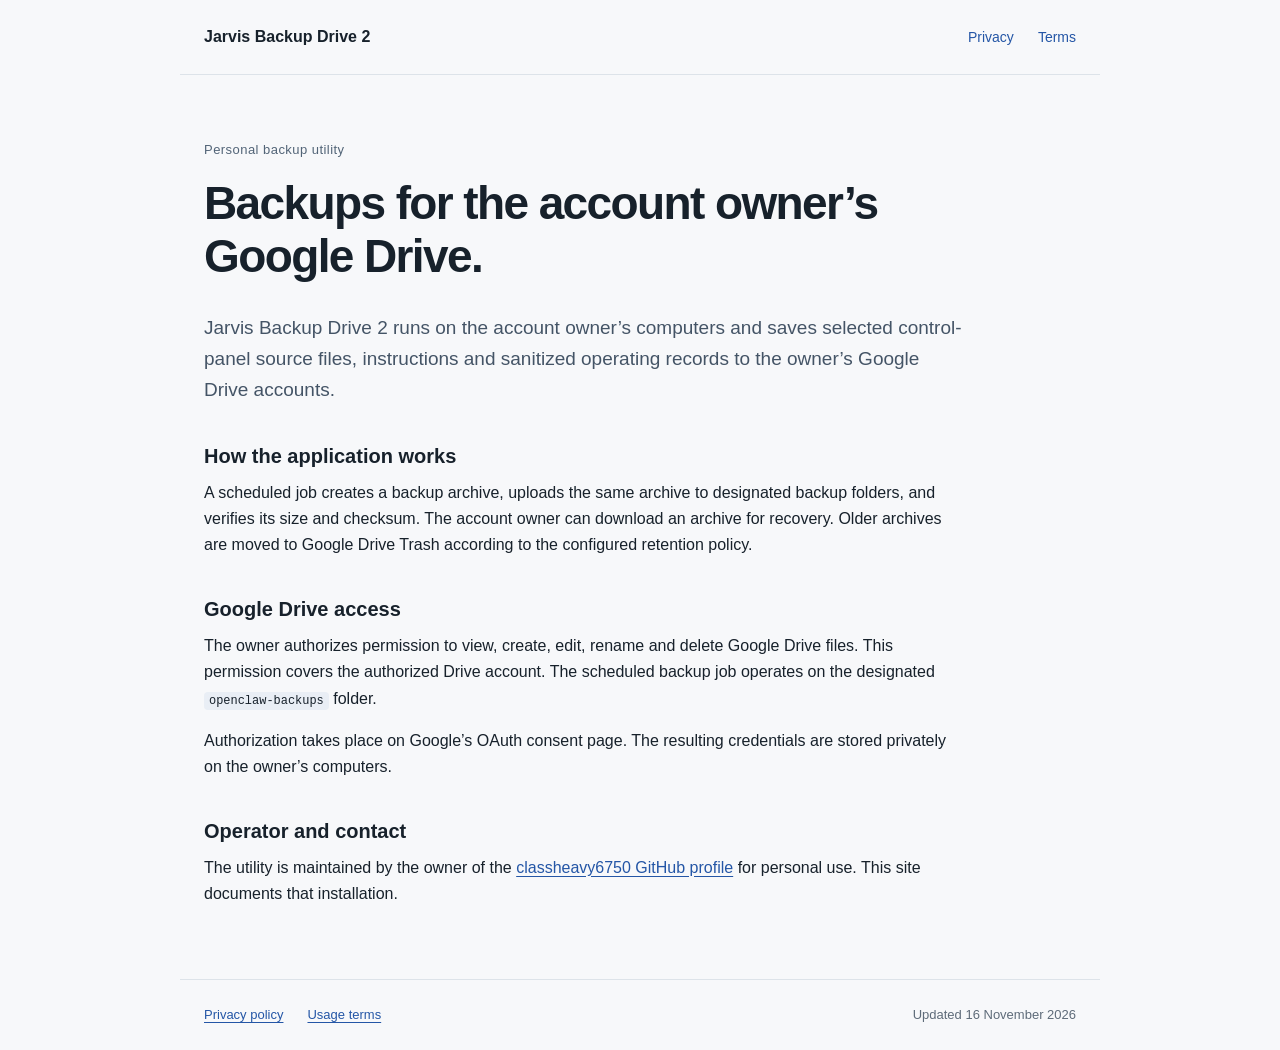
<file: index.html>
<!doctype html>
<html lang="en">
<head>
  <meta charset="utf-8">
  <meta name="viewport" content="width=device-width,initial-scale=1">
  <meta name="description" content="Application information for Jarvis Backup Drive 2, a personal Google Drive backup utility.">
  <title>Jarvis Backup Drive 2</title>
  <link rel="stylesheet" href="style.css">
</head>
<body>
  <header><a class="brand" href="./">Jarvis Backup Drive 2</a><nav aria-label="Main"><a href="privacy.html">Privacy</a><a href="terms.html">Terms</a></nav></header>
  <main>
    <p class="eyebrow">Personal backup utility</p>
    <h1>Backups for the account owner’s Google Drive.</h1>
    <p class="lead">Jarvis Backup Drive 2 runs on the account owner’s computers and saves selected control-panel source files, instructions and sanitized operating records to the owner’s Google Drive accounts.</p>
    <section><h2>How the application works</h2><p>A scheduled job creates a backup archive, uploads the same archive to designated backup folders, and verifies its size and checksum. The account owner can download an archive for recovery. Older archives are moved to Google Drive Trash according to the configured retention policy.</p></section>
    <section><h2>Google Drive access</h2><p>The owner authorizes permission to view, create, edit, rename and delete Google Drive files. This permission covers the authorized Drive account. The scheduled backup job operates on the designated <code>openclaw-backups</code> folder.</p><p>Authorization takes place on Google’s OAuth consent page. The resulting credentials are stored privately on the owner’s computers.</p></section>
    <section><h2>Operator and contact</h2><p>The utility is maintained by the owner of the <a href="https://github.com/classheavy6750">classheavy6750 GitHub profile</a> for personal use. This site documents that installation.</p></section>
  </main>
  <footer><a href="privacy.html">Privacy policy</a><a href="terms.html">Usage terms</a><span>Updated 16 November 2026</span></footer>
</body>
</html>
</file>
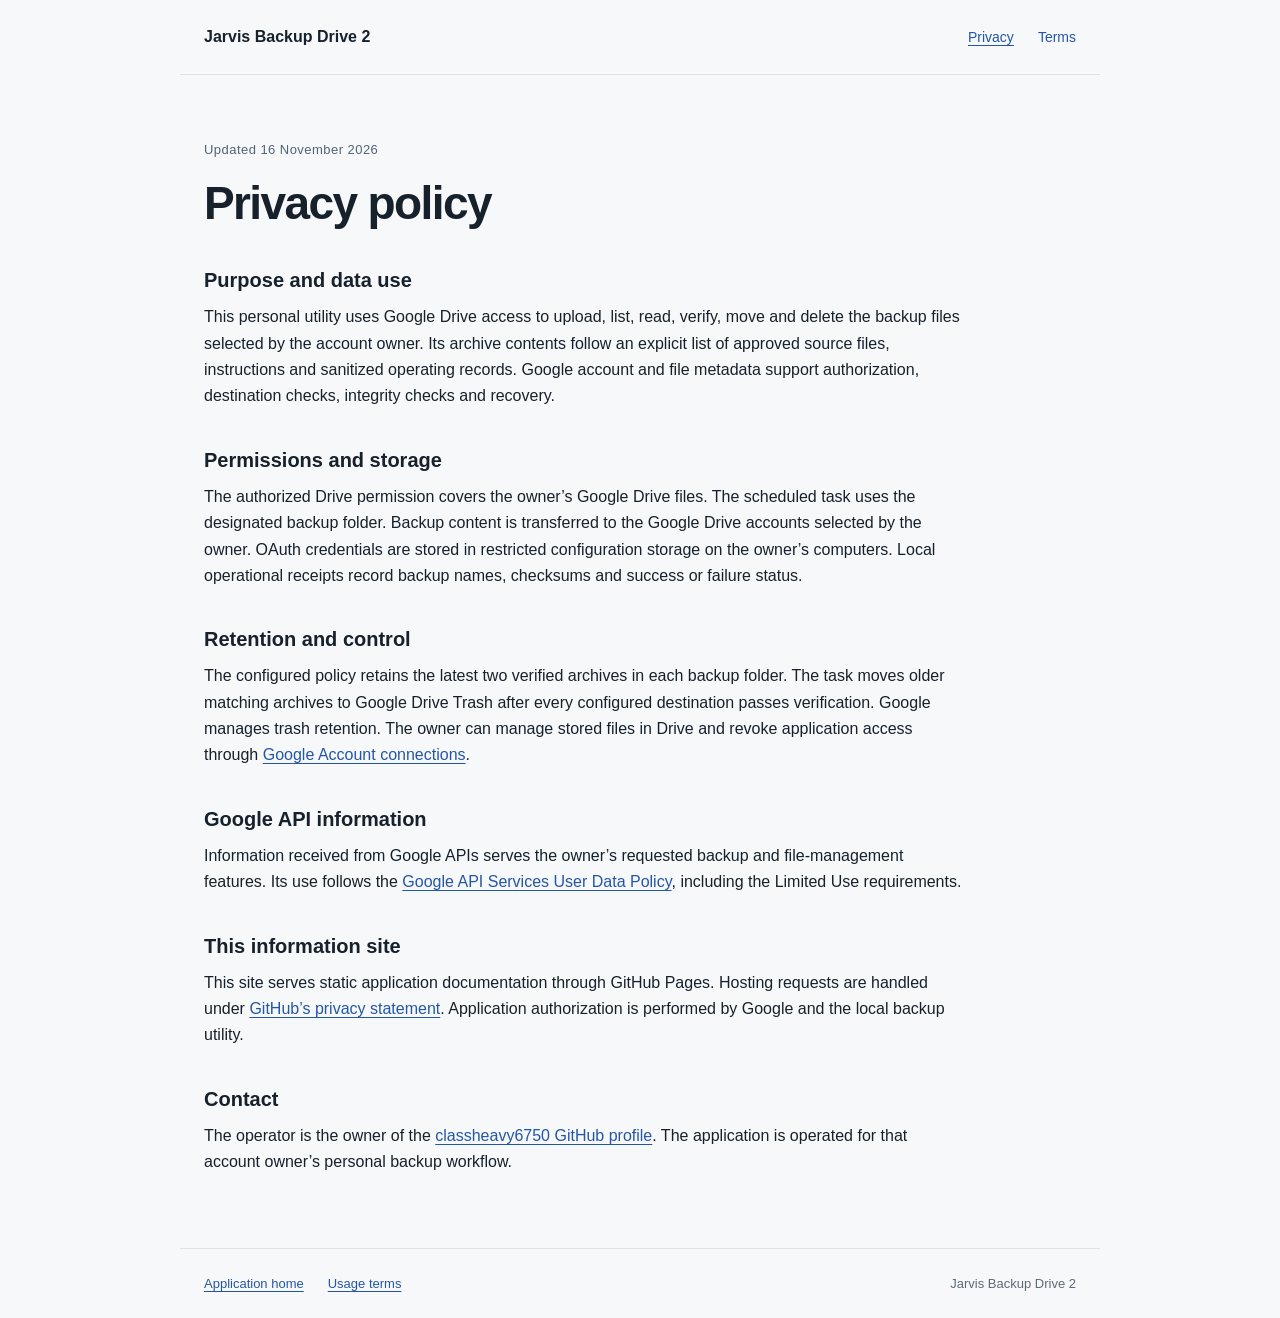
<file: privacy.html>
<!doctype html>
<html lang="en">
<head><meta charset="utf-8"><meta name="viewport" content="width=device-width,initial-scale=1"><title>Privacy policy · Jarvis Backup Drive 2</title><link rel="stylesheet" href="style.css"></head>
<body>
  <header><a class="brand" href="./">Jarvis Backup Drive 2</a><nav aria-label="Main"><a href="privacy.html" aria-current="page">Privacy</a><a href="terms.html">Terms</a></nav></header>
  <main>
    <p class="eyebrow">Updated 16 November 2026</p><h1>Privacy policy</h1>
    <section><h2>Purpose and data use</h2><p>This personal utility uses Google Drive access to upload, list, read, verify, move and delete the backup files selected by the account owner. Its archive contents follow an explicit list of approved source files, instructions and sanitized operating records. Google account and file metadata support authorization, destination checks, integrity checks and recovery.</p></section>
    <section><h2>Permissions and storage</h2><p>The authorized Drive permission covers the owner’s Google Drive files. The scheduled task uses the designated backup folder. Backup content is transferred to the Google Drive accounts selected by the owner. OAuth credentials are stored in restricted configuration storage on the owner’s computers. Local operational receipts record backup names, checksums and success or failure status.</p></section>
    <section><h2>Retention and control</h2><p>The configured policy retains the latest two verified archives in each backup folder. The task moves older matching archives to Google Drive Trash after every configured destination passes verification. Google manages trash retention. The owner can manage stored files in Drive and revoke application access through <a href="https://myaccount.google.com/connections">Google Account connections</a>.</p></section>
    <section><h2>Google API information</h2><p>Information received from Google APIs serves the owner’s requested backup and file-management features. Its use follows the <a href="https://developers.google.com/terms/api-services-user-data-policy">Google API Services User Data Policy</a>, including the Limited Use requirements.</p></section>
    <section><h2>This information site</h2><p>This site serves static application documentation through GitHub Pages. Hosting requests are handled under <a href="https://docs.github.com/en/site-policy/privacy-policies/github-general-privacy-statement">GitHub’s privacy statement</a>. Application authorization is performed by Google and the local backup utility.</p></section>
    <section><h2>Contact</h2><p>The operator is the owner of the <a href="https://github.com/classheavy6750">classheavy6750 GitHub profile</a>. The application is operated for that account owner’s personal backup workflow.</p></section>
  </main>
  <footer><a href="./">Application home</a><a href="terms.html">Usage terms</a><span>Jarvis Backup Drive 2</span></footer>
</body>
</html>
</file>
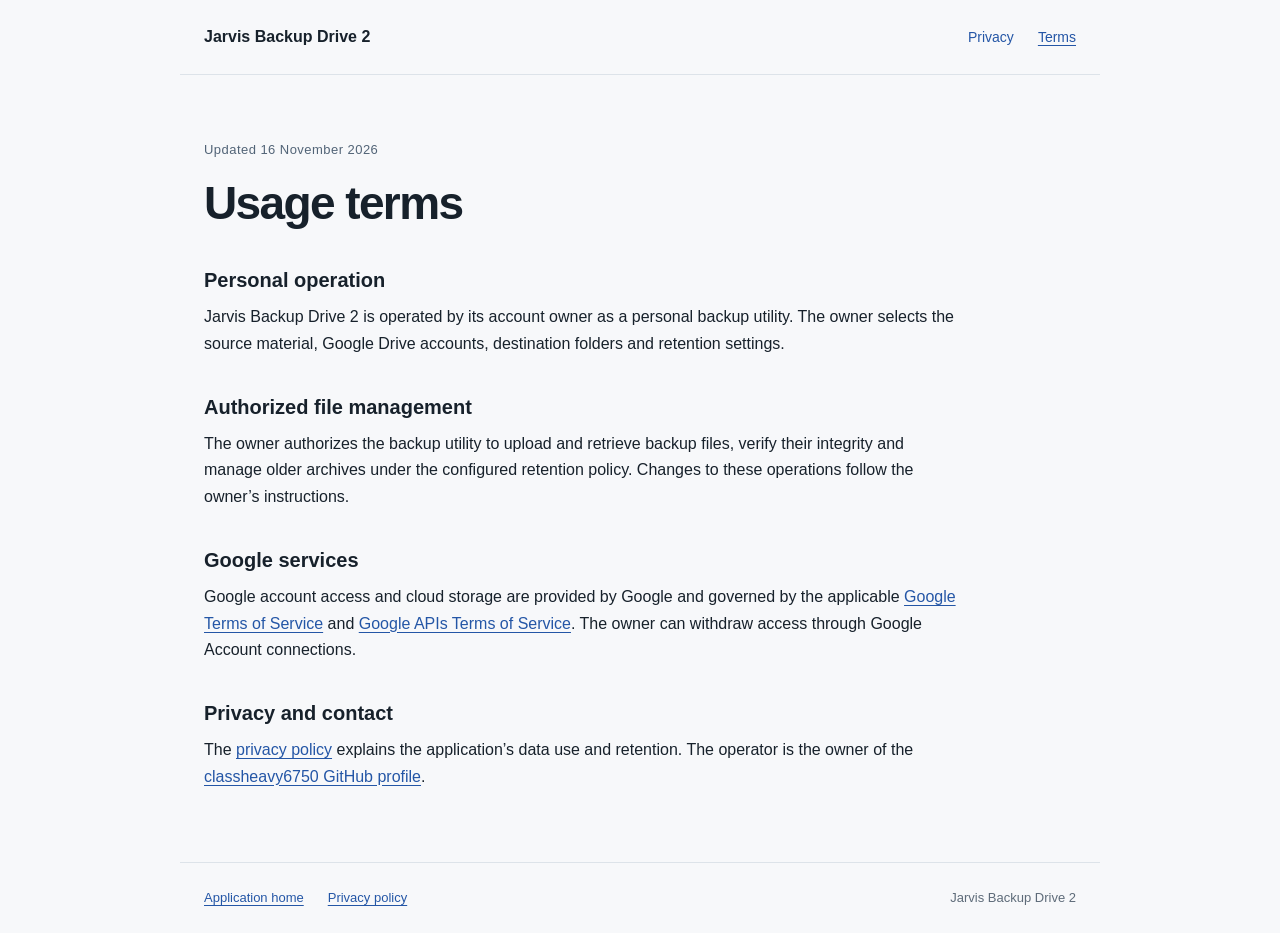
<file: terms.html>
<!doctype html>
<html lang="en">
<head><meta charset="utf-8"><meta name="viewport" content="width=device-width,initial-scale=1"><title>Usage terms · Jarvis Backup Drive 2</title><link rel="stylesheet" href="style.css"></head>
<body>
  <header><a class="brand" href="./">Jarvis Backup Drive 2</a><nav aria-label="Main"><a href="privacy.html">Privacy</a><a href="terms.html" aria-current="page">Terms</a></nav></header>
  <main>
    <p class="eyebrow">Updated 16 November 2026</p><h1>Usage terms</h1>
    <section><h2>Personal operation</h2><p>Jarvis Backup Drive 2 is operated by its account owner as a personal backup utility. The owner selects the source material, Google Drive accounts, destination folders and retention settings.</p></section>
    <section><h2>Authorized file management</h2><p>The owner authorizes the backup utility to upload and retrieve backup files, verify their integrity and manage older archives under the configured retention policy. Changes to these operations follow the owner’s instructions.</p></section>
    <section><h2>Google services</h2><p>Google account access and cloud storage are provided by Google and governed by the applicable <a href="https://policies.google.com/terms">Google Terms of Service</a> and <a href="https://developers.google.com/terms">Google APIs Terms of Service</a>. The owner can withdraw access through Google Account connections.</p></section>
    <section><h2>Privacy and contact</h2><p>The <a href="privacy.html">privacy policy</a> explains the application’s data use and retention. The operator is the owner of the <a href="https://github.com/classheavy6750">classheavy6750 GitHub profile</a>.</p></section>
  </main>
  <footer><a href="./">Application home</a><a href="privacy.html">Privacy policy</a><span>Jarvis Backup Drive 2</span></footer>
</body>
</html>
</file>
<file: style.css>
:root{font-family:Inter,Arial,sans-serif;color:#17212b;background:#f7f8fa;font-synthesis:none;line-height:1.65}*{box-sizing:border-box}body{margin:0}a{color:#2456a6;text-underline-offset:3px}header,footer,main{max-width:920px;margin:auto;padding:24px}header{display:flex;align-items:center;justify-content:space-between;gap:20px;border-bottom:1px solid #dde3e9}.brand{font-weight:750;color:#17212b;text-decoration:none}nav,footer{display:flex;gap:24px}nav a{font-size:14px;text-decoration:none}nav a[aria-current]{text-decoration:underline}main{padding-top:64px;padding-bottom:56px}h1{font-size:clamp(32px,5vw,46px);line-height:1.16;letter-spacing:-.035em;max-width:760px;margin:12px 0 28px}h2{font-size:20px;line-height:1.4;margin:0 0 10px}p{margin:0 0 16px;max-width:760px}.lead{font-size:19px;color:#445466}.eyebrow{font-size:13px;letter-spacing:.035em;color:#526477}section{margin-top:36px}code{font-size:.92em;background:#e9eef5;padding:2px 5px;border-radius:4px}footer{border-top:1px solid #dde3e9;font-size:13px;color:#5e6b79;flex-wrap:wrap}footer span{margin-left:auto}@media(max-width:550px){header{align-items:flex-start;flex-direction:column}main{padding-top:38px}footer span{width:100%;margin:0}}
</file>
